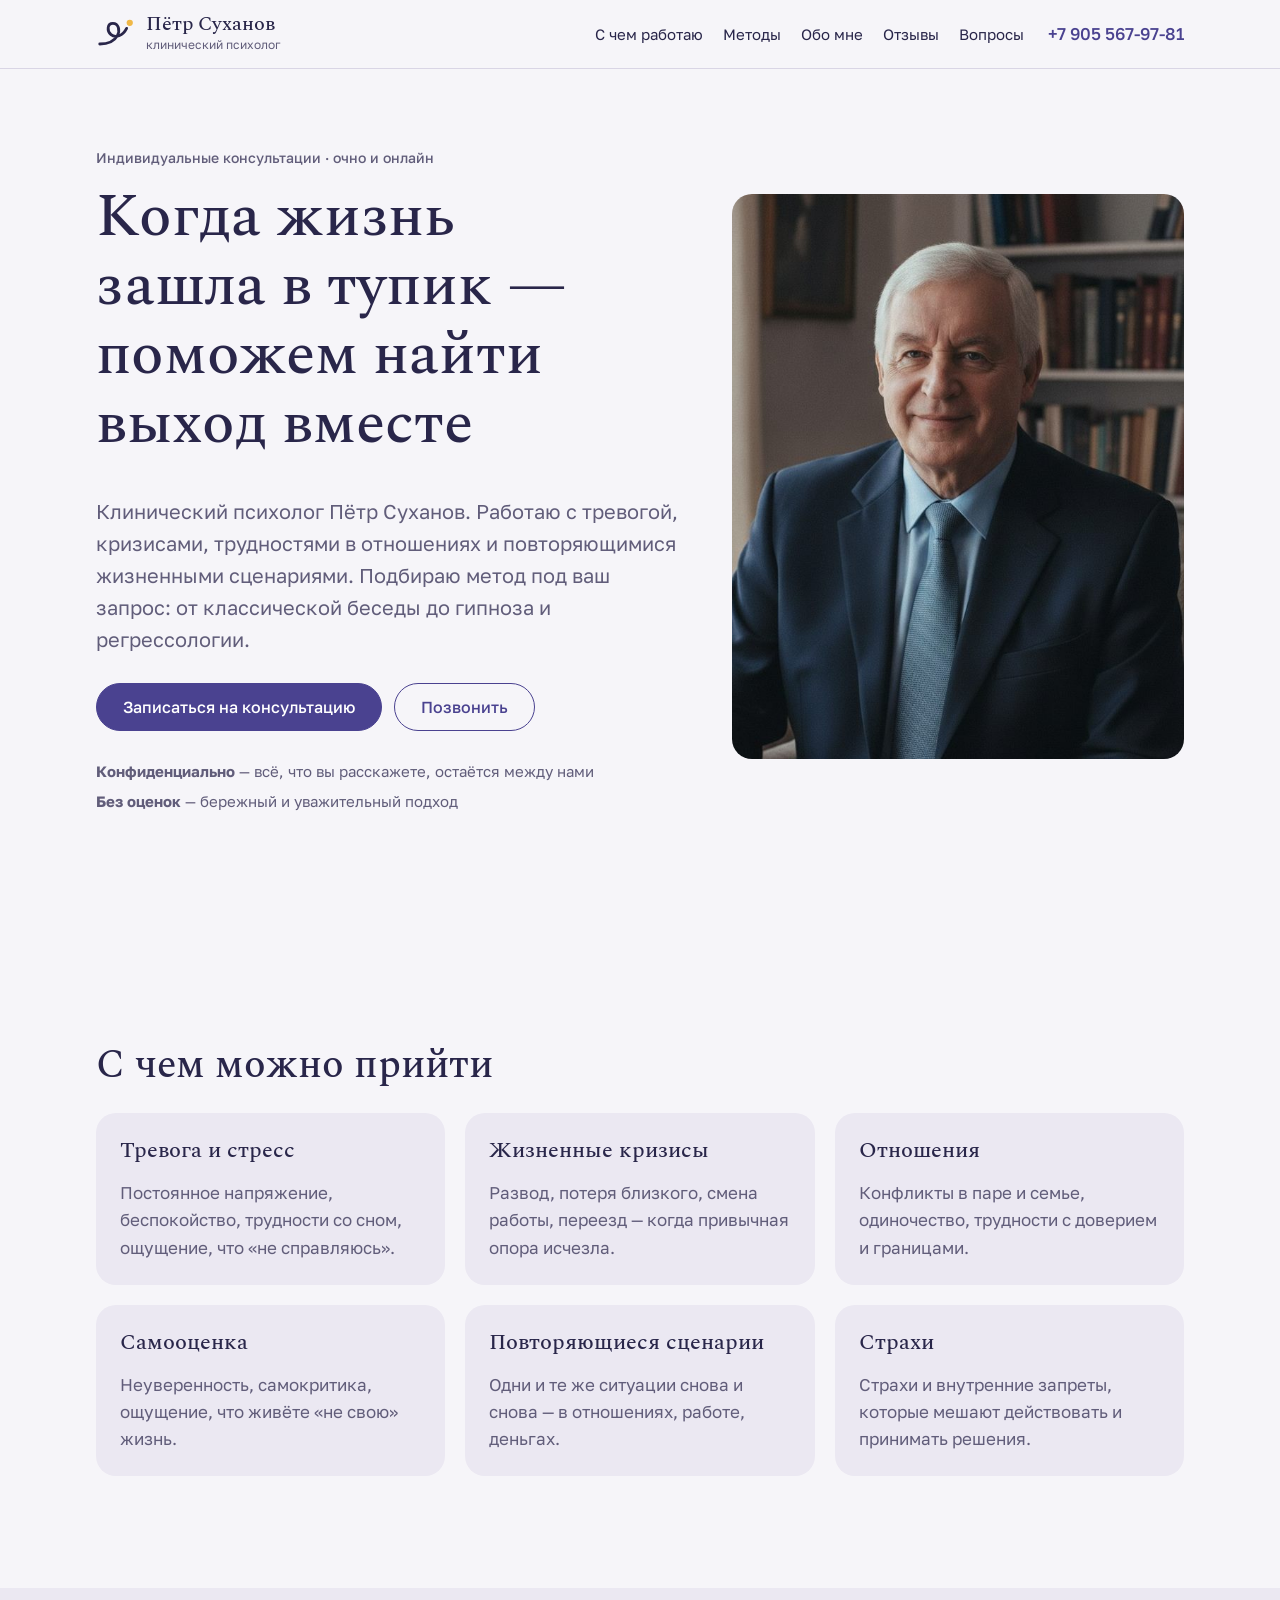
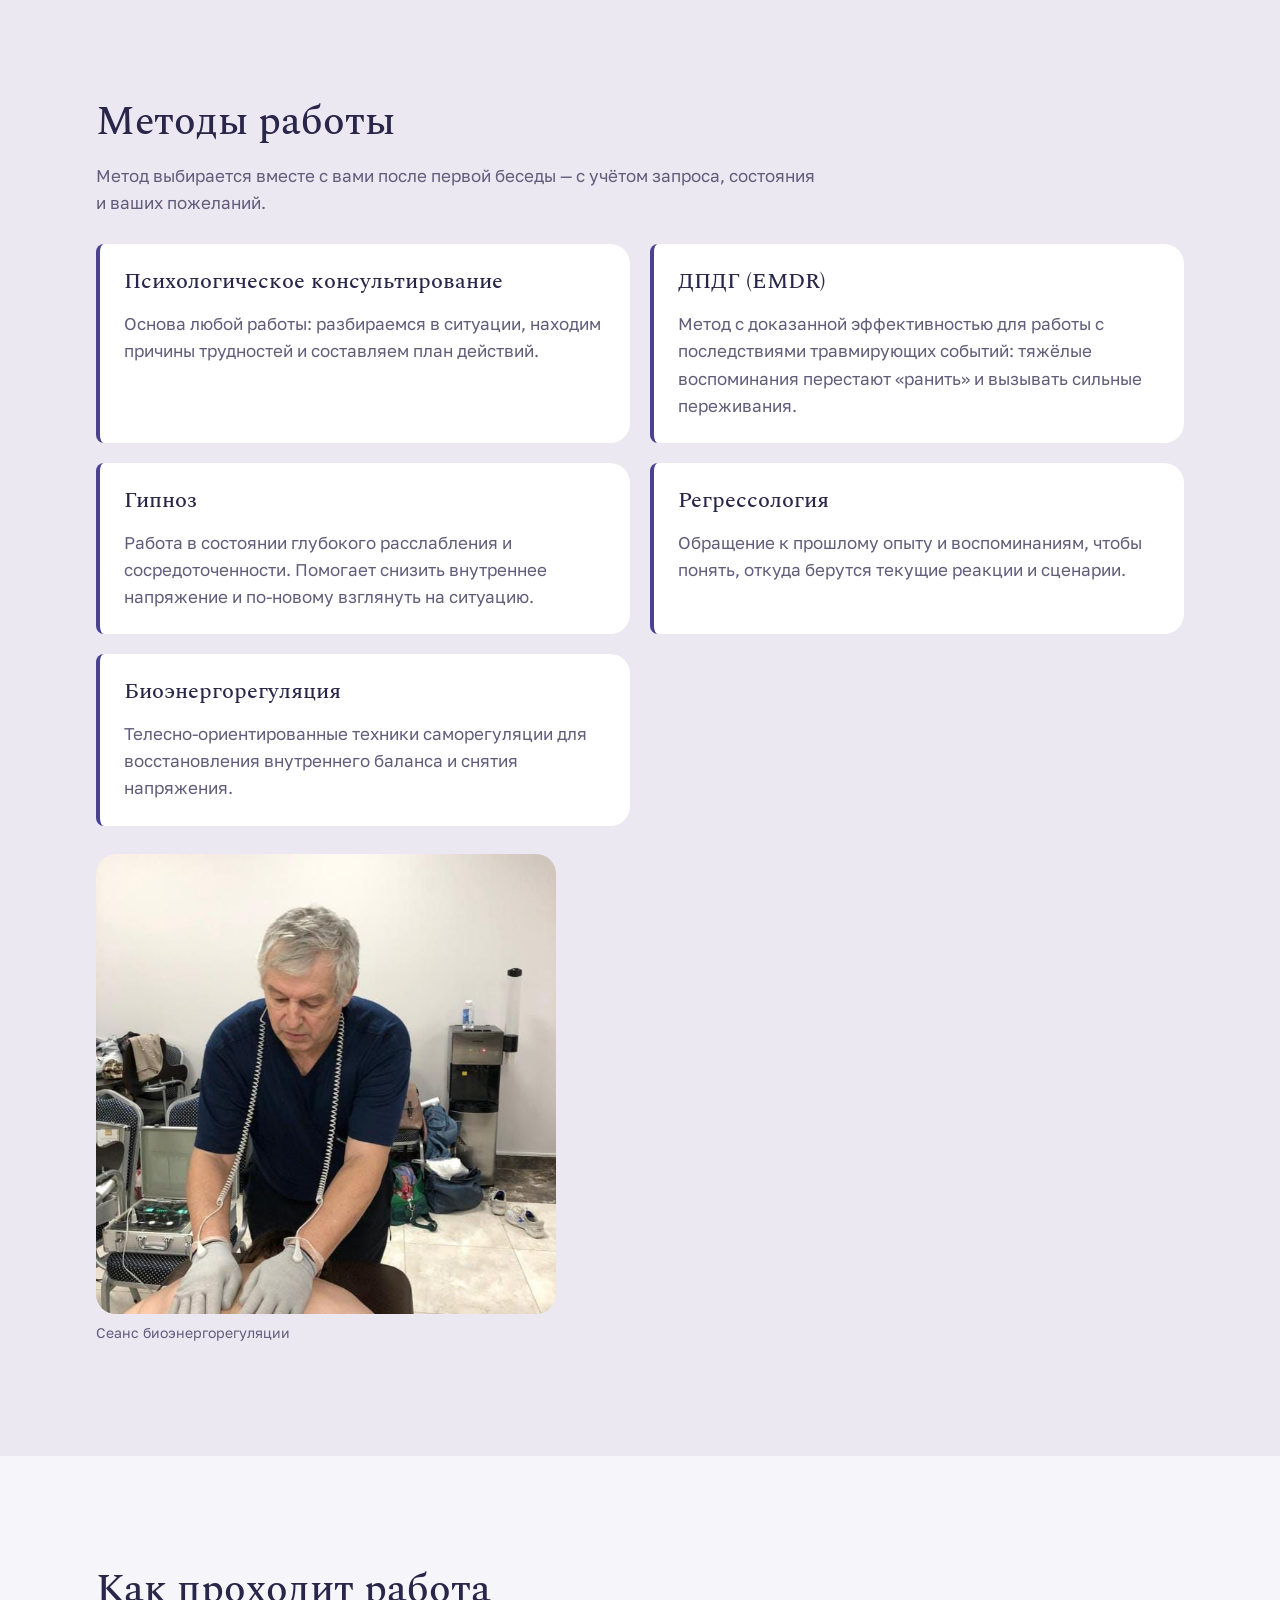
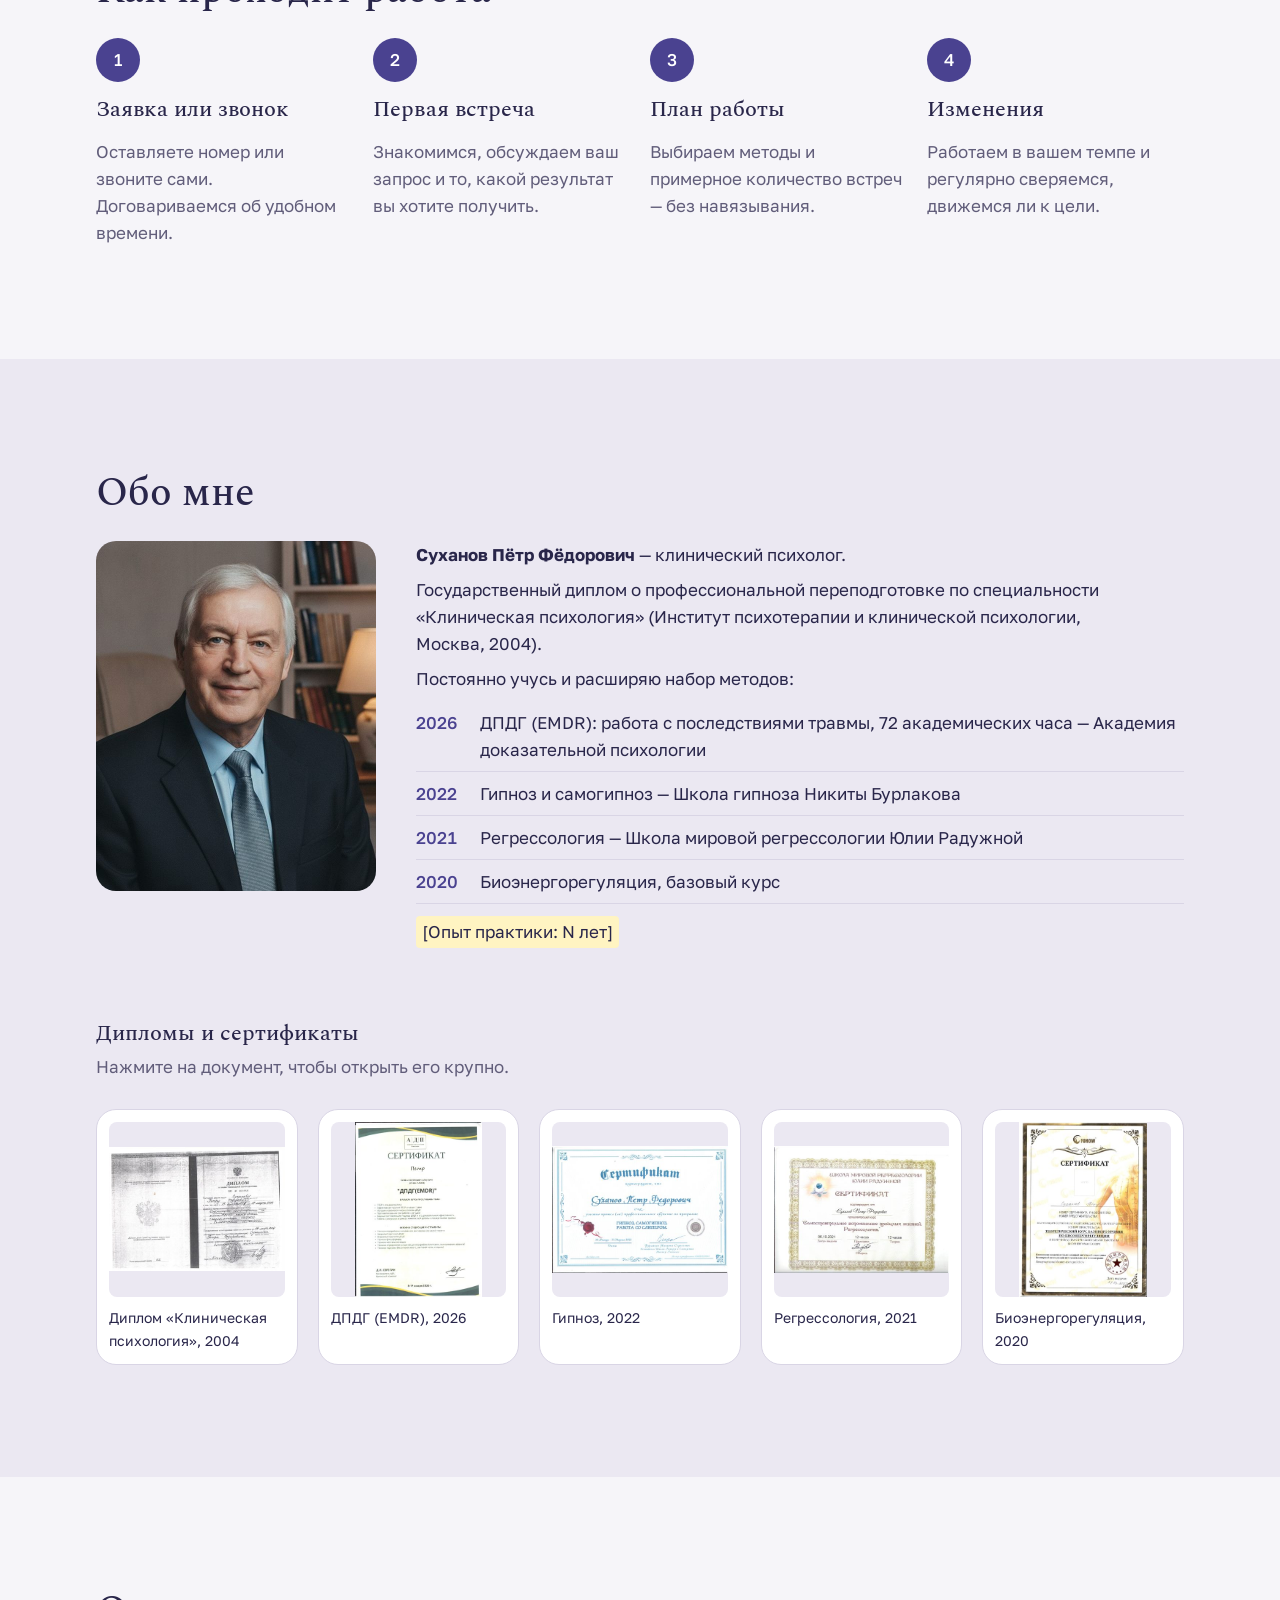
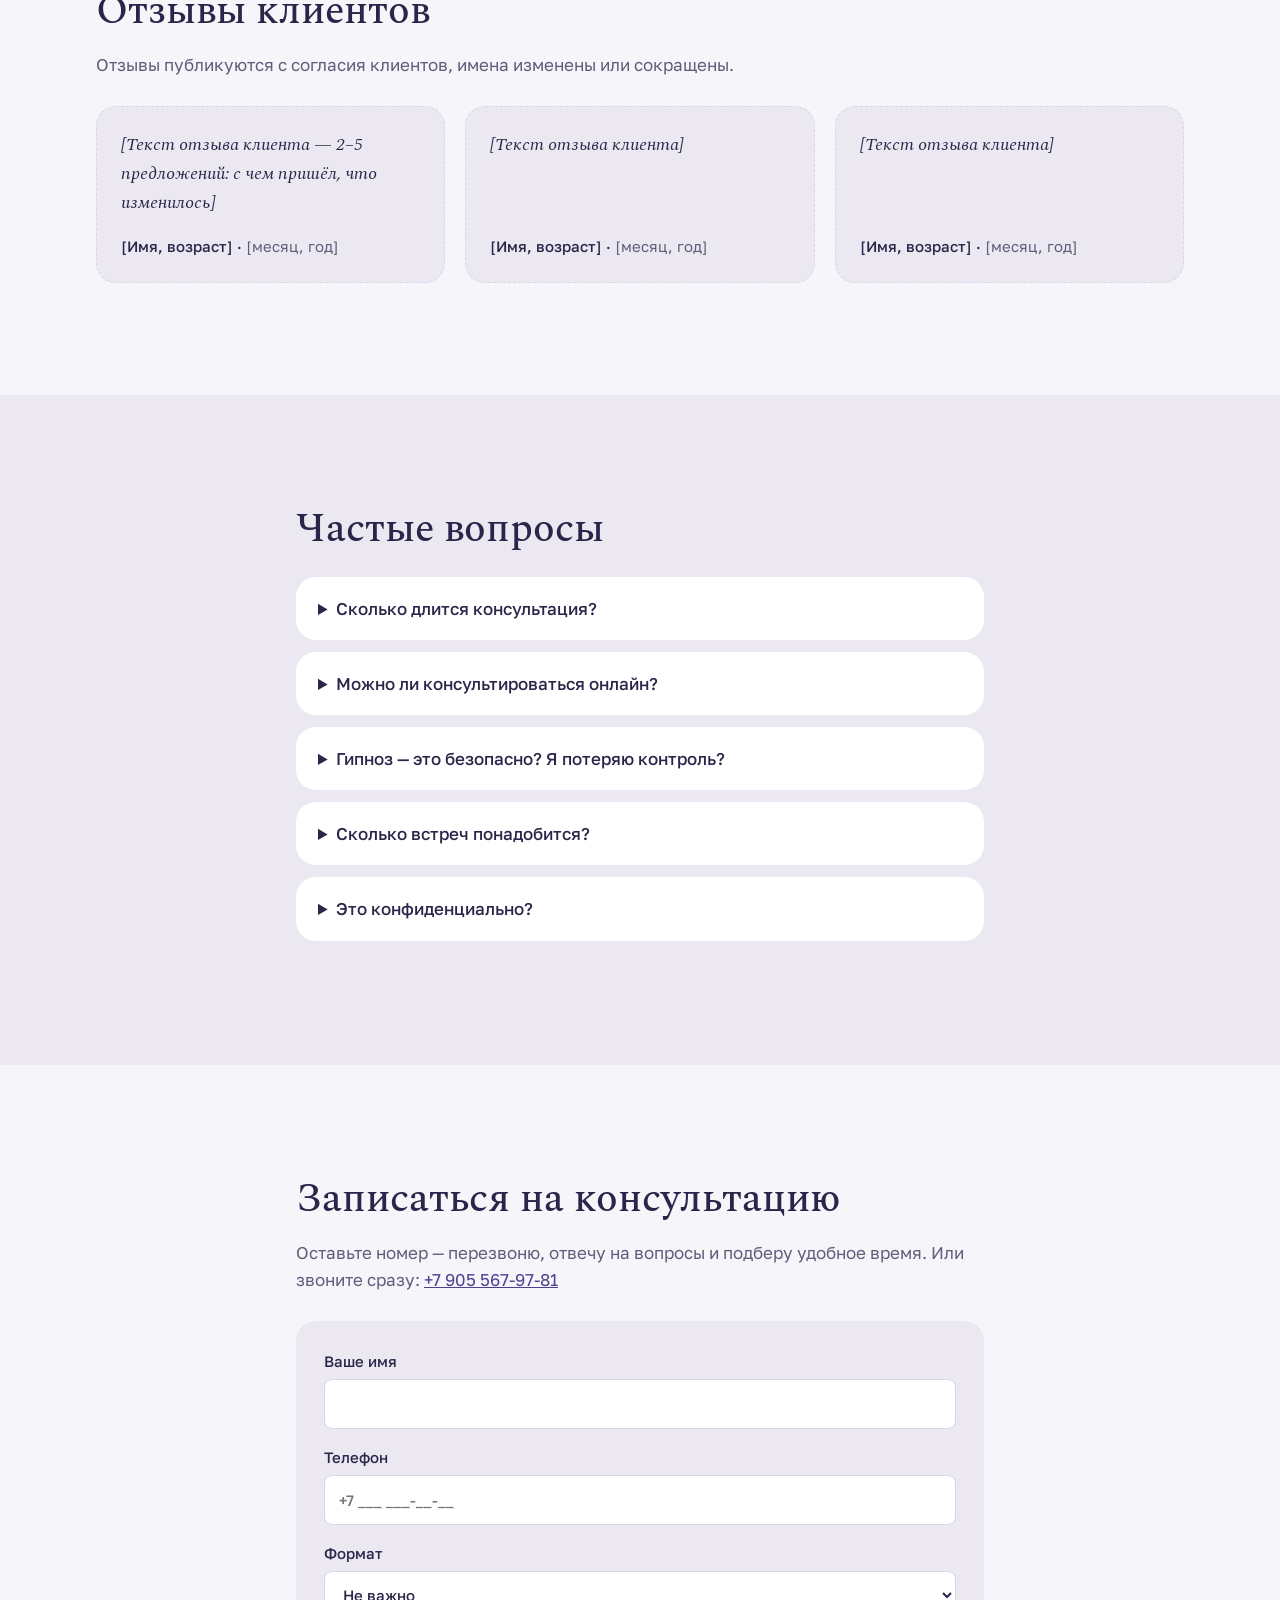
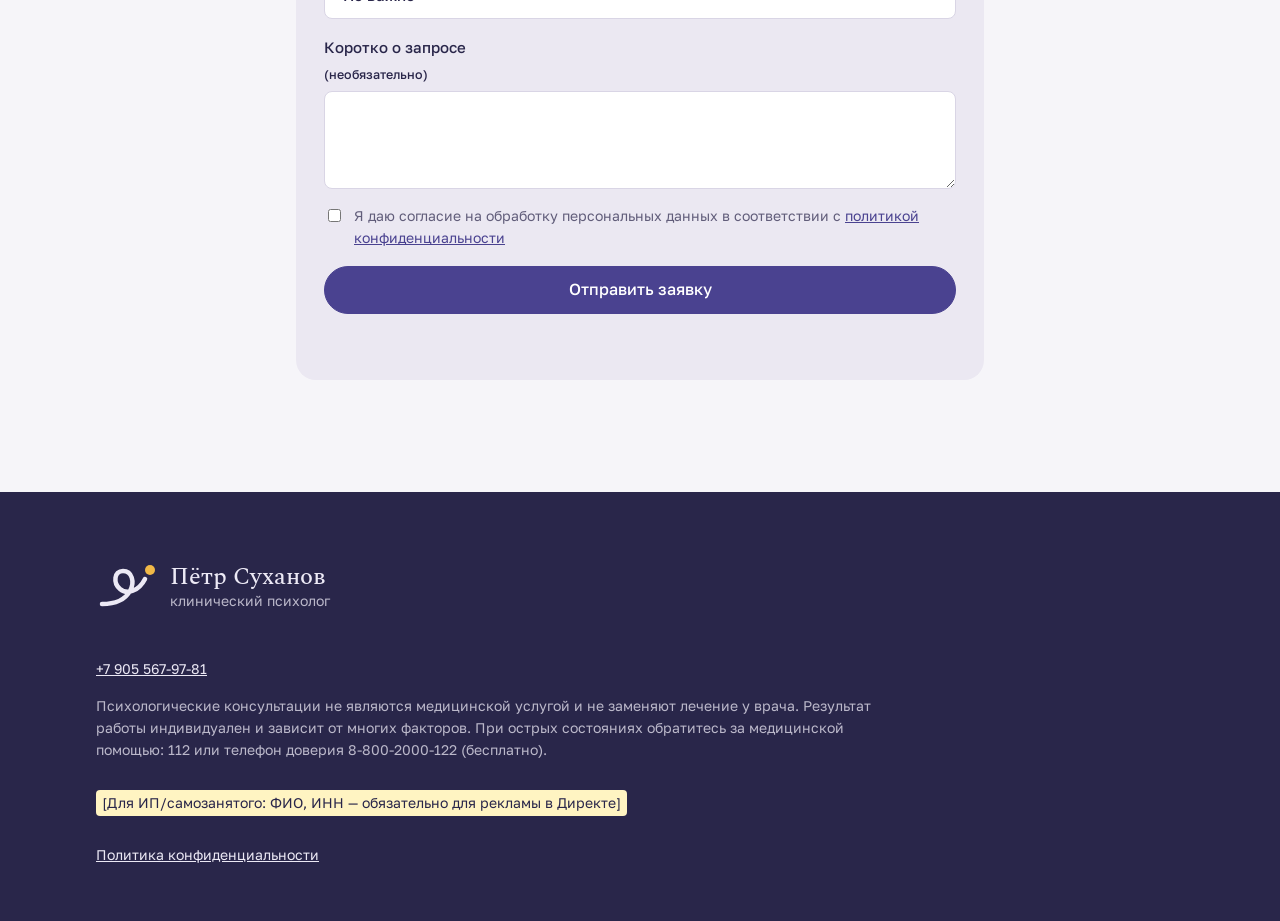
<file: index.html>
<!doctype html>
<html lang="ru">
<head>
  <meta charset="utf-8">
  <meta name="viewport" content="width=device-width, initial-scale=1">
  <title>Клинический психолог Пётр Суханов — консультации по жизненным трудностям</title>
  <meta name="description" content="Консультации клинического психолога Петра Суханова: тревога, кризисы, отношения, самооценка. Гипноз, регрессология, биоэнергорегуляция и другие методы. Запись: +7 905 567-97-81.">
  <link rel="canonical" href="https://ВАШ-ДОМЕН.ru/">

  <!-- Open Graph: как ссылка выглядит в мессенджерах -->
  <meta property="og:type" content="website">
  <meta property="og:title" content="Клинический психолог Пётр Суханов">
  <meta property="og:description" content="Помогаю разобраться в жизненных трудностях. Запись на консультацию: +7 905 567-97-81">
  <meta property="og:image" content="assets/img/og-image.jpg">

  <link rel="preconnect" href="https://fonts.googleapis.com">
  <link rel="preconnect" href="https://fonts.gstatic.com" crossorigin>
  <!-- Бренд: цвета, шрифты, размеры (brand/README.md). Подключается ДО style.css -->
  <link rel="stylesheet" href="brand/tokens.css">
  <link rel="icon" href="brand/logo/favicon.svg" type="image/svg+xml">
  <link rel="stylesheet" href="assets/css/style.css">

  <!-- Настройки сайта. metrikaId — номер счётчика Яндекс.Метрики (см. docs/yandex-direct.md), 0 = выключено -->
  <script>
    window.SITE_CONFIG = {
      metrikaId: 0,
      formEndpoint: 'api/send.php',
      logEndpoint: 'api/log.php',
      logLevel: 'info'
    };
  </script>
  <script type="text/javascript">
    (function(m,e,t,r,i,k,a){m[i]=m[i]||function(){(m[i].a=m[i].a||[]).push(arguments)};
    m[i].l=1*new Date();
    for (var j = 0; j < document.scripts.length; j++) {if (document.scripts[j].src === r) { return; }}
    k=e.createElement(t),a=e.getElementsByTagName(t)[0],k.async=1,k.src=r,a.parentNode.insertBefore(k,a)})
    (window, document, "script", "https://mc.yandex.ru/metrika/tag.js", "ym");
    if (window.SITE_CONFIG.metrikaId) {
      ym(window.SITE_CONFIG.metrikaId, "init", { clickmap: true, trackLinks: true, accurateTrackBounce: true, webvisor: true });
    }
  </script>
</head>
<body>
  <header class="header">
    <div class="container header__inner">
      <a href="#top" class="logo">
        <img src="brand/logo/logo-mark.svg" alt="" width="40" height="40">
        <span><span class="logo__name">Пётр Суханов</span><span class="logo__desc">клинический психолог</span></span>
      </a>
      <nav class="nav" aria-label="Меню">
        <a href="#problems">С чем работаю</a>
        <a href="#methods">Методы</a>
        <a href="#about">Обо мне</a>
        <a href="#reviews">Отзывы</a>
        <a href="#faq">Вопросы</a>
      </nav>
      <a class="header__phone js-phone" href="tel:+79055679781">+7 905 567-97-81</a>
    </div>
  </header>

  <main id="top">
    <!-- 1. Первый экран -->
    <section class="hero">
      <div class="container hero__inner">
        <div class="hero__text">
          <p class="eyebrow">Индивидуальные консультации · очно и онлайн</p>
          <h1>Когда жизнь зашла в тупик — поможем найти выход вместе</h1>
          <p class="lead">Клинический психолог Пётр Суханов. Работаю с тревогой, кризисами, трудностями в отношениях и повторяющимися жизненными сценариями. Подбираю метод под ваш запрос: от классической беседы до гипноза и регрессологии.</p>
          <div class="hero__actions">
            <a href="#signup" class="btn btn--primary">Записаться на консультацию</a>
            <a href="tel:+79055679781" class="btn btn--ghost js-phone">Позвонить</a>
          </div>
          <ul class="hero__facts">
            <li><strong>Конфиденциально</strong> — всё, что вы расскажете, остаётся между нами</li>
            <li><strong>Без оценок</strong> — бережный и уважительный подход</li>
          </ul>
        </div>
        <div class="hero__photo">
          <img src="assets/img/photo-main.jpg" alt="Пётр Суханов, клинический психолог" width="640" height="800"
               onerror="this.parentElement.classList.add('hero__photo--empty'); this.remove();">
          <span class="hero__photo-placeholder">Фото психолога</span>
        </div>
      </div>
    </section>

    <!-- 2. С чем работаю -->
    <section class="section" id="problems">
      <div class="container">
        <h2>С чем можно прийти</h2>
        <div class="grid grid--3">
          <div class="card"><h3>Тревога и стресс</h3><p>Постоянное напряжение, беспокойство, трудности со сном, ощущение, что «не справляюсь».</p></div>
          <div class="card"><h3>Жизненные кризисы</h3><p>Развод, потеря близкого, смена работы, переезд — когда привычная опора исчезла.</p></div>
          <div class="card"><h3>Отношения</h3><p>Конфликты в паре и семье, одиночество, трудности с доверием и границами.</p></div>
          <div class="card"><h3>Самооценка</h3><p>Неуверенность, самокритика, ощущение, что живёте «не свою» жизнь.</p></div>
          <div class="card"><h3>Повторяющиеся сценарии</h3><p>Одни и те же ситуации снова и снова — в отношениях, работе, деньгах.</p></div>
          <div class="card"><h3>Страхи</h3><p>Страхи и внутренние запреты, которые мешают действовать и принимать решения.</p></div>
        </div>
      </div>
    </section>

    <!-- 3. Методы -->
    <section class="section section--tinted" id="methods">
      <div class="container">
        <h2>Методы работы</h2>
        <p class="section__intro">Метод выбирается вместе с вами после первой беседы — с учётом запроса, состояния и ваших пожеланий.</p>
        <div class="grid grid--2">
          <div class="method"><h3>Психологическое консультирование</h3><p>Основа любой работы: разбираемся в ситуации, находим причины трудностей и составляем план действий.</p></div>
          <div class="method"><h3>ДПДГ (EMDR)</h3><p>Метод с доказанной эффективностью для работы с последствиями травмирующих событий: тяжёлые воспоминания перестают «ранить» и вызывать сильные переживания.</p></div>
          <div class="method"><h3>Гипноз</h3><p>Работа в состоянии глубокого расслабления и сосредоточенности. Помогает снизить внутреннее напряжение и по-новому взглянуть на ситуацию.</p></div>
          <div class="method"><h3>Регрессология</h3><p>Обращение к прошлому опыту и воспоминаниям, чтобы понять, откуда берутся текущие реакции и сценарии.</p></div>
          <div class="method"><h3>Биоэнергорегуляция</h3><p>Телесно-ориентированные техники саморегуляции для восстановления внутреннего баланса и снятия напряжения.</p></div>
        </div>
        <!-- Фото публикуется с согласия клиента, который на нём изображён -->
        <figure class="photo-note">
          <img src="assets/img/session-bioenergy.jpg" alt="Пётр Суханов проводит сеанс биоэнергорегуляции" width="640" height="640" loading="lazy">
          <figcaption>Сеанс биоэнергорегуляции</figcaption>
        </figure>
      </div>
    </section>

    <!-- 4. Как проходит консультация -->
    <section class="section" id="steps">
      <div class="container">
        <h2>Как проходит работа</h2>
        <ol class="steps">
          <li><h3>Заявка или звонок</h3><p>Оставляете номер или звоните сами. Договариваемся об удобном времени.</p></li>
          <li><h3>Первая встреча</h3><p>Знакомимся, обсуждаем ваш запрос и то, какой результат вы хотите получить.</p></li>
          <li><h3>План работы</h3><p>Выбираем методы и примерное количество встреч — без навязывания.</p></li>
          <li><h3>Изменения</h3><p>Работаем в вашем темпе и регулярно сверяемся, движемся ли к цели.</p></li>
        </ol>
      </div>
    </section>

    <!-- 5. Обо мне + сертификаты -->
    <section class="section section--tinted" id="about">
      <div class="container">
        <h2>Обо мне</h2>
        <div class="about">
          <img class="about__photo" src="assets/img/about-portrait.jpg" alt="Пётр Фёдорович Суханов" width="560" height="700" loading="lazy">
          <div class="about__text">
            <p><strong>Суханов Пётр Фёдорович</strong> — клинический психолог.</p>
            <p>Государственный диплом о профессиональной переподготовке по специальности «Клиническая психология» (Институт психотерапии и клинической психологии, Москва, 2004).</p>
            <p>Постоянно учусь и расширяю набор методов:</p>
            <ul class="timeline">
              <li><span>2026</span> ДПДГ (EMDR): работа с последствиями травмы, 72 академических часа — Академия доказательной психологии</li>
              <li><span>2022</span> Гипноз и самогипноз — Школа гипноза Никиты Бурлакова</li>
              <li><span>2021</span> Регрессология — Школа мировой регрессологии Юлии Радужной</li>
              <li><span>2020</span> Биоэнергорегуляция, базовый курс</li>
            </ul>
            <!-- ЗАПОЛНИТЬ при желании: опыт практики в годах (только если это правда) -->
            <p class="todo">[Опыт практики: N лет]</p>
          </div>
        </div>

        <h3 class="subhead">Дипломы и сертификаты</h3>
        <p class="section__intro">Нажмите на документ, чтобы открыть его крупно.</p>
        <!-- Сертификаты: href — крупная версия, src — миниатюра (-thumb). Файлы в assets/img/certificates/ -->
        <div class="certs" id="certificates">
          <a class="cert" href="assets/img/certificates/cert-diploma.jpg"><img src="assets/img/certificates/cert-diploma-thumb.jpg" alt="Диплом о профессиональной переподготовке «Клиническая психология», 2004" loading="lazy"><span>Диплом «Клиническая психология», 2004</span></a>
          <a class="cert" href="assets/img/certificates/cert-emdr.jpg"><img src="assets/img/certificates/cert-emdr-thumb.jpg" alt="Сертификат ДПДГ (EMDR), 2026" loading="lazy"><span>ДПДГ (EMDR), 2026</span></a>
          <a class="cert" href="assets/img/certificates/cert-hypnosis.jpg"><img src="assets/img/certificates/cert-hypnosis-thumb.jpg" alt="Сертификат «Гипноз. Самогипноз», 2022" loading="lazy"><span>Гипноз, 2022</span></a>
          <a class="cert" href="assets/img/certificates/cert-regression.jpg"><img src="assets/img/certificates/cert-regression-thumb.jpg" alt="Сертификат «Регрессология», 2021" loading="lazy"><span>Регрессология, 2021</span></a>
          <a class="cert" href="assets/img/certificates/cert-bioenergy.jpg"><img src="assets/img/certificates/cert-bioenergy-thumb.jpg" alt="Сертификат «Биоэнергорегуляция», 2020" loading="lazy"><span>Биоэнергорегуляция, 2020</span></a>
          <!-- Скрыт до решения владельца (см. пояснения в чате): Школа Михаила Агеева, 2025
          <a class="cert" href="assets/img/certificates/cert-ageev.jpg"><img src="assets/img/certificates/cert-ageev-thumb.jpg" alt="Сертификат Школы Михаила Агеева, 2025" loading="lazy"><span>Школа Михаила Агеева, 2025</span></a>
          -->
        </div>
      </div>
    </section>

    <!-- 6. Отзывы -->
    <section class="section" id="reviews">
      <div class="container">
        <h2>Отзывы клиентов</h2>
        <p class="section__intro">Отзывы публикуются с согласия клиентов, имена изменены или сокращены.</p>
        <!--
          ВАЖНО: сюда вставляются только НАСТОЯЩИЕ отзывы, на публикацию которых клиент дал согласие.
          Выдуманные отзывы запрещены законом о рекламе (38-ФЗ) и могут стать причиной отклонения в Яндекс Директе.
          Скопируйте блок <figure class="review"> для каждого отзыва.
        -->
        <div class="grid grid--3 reviews">
          <figure class="review review--template">
            <blockquote>[Текст отзыва клиента — 2–5 предложений: с чем пришёл, что изменилось]</blockquote>
            <figcaption>[Имя, возраст] · <span>[месяц, год]</span></figcaption>
          </figure>
          <figure class="review review--template">
            <blockquote>[Текст отзыва клиента]</blockquote>
            <figcaption>[Имя, возраст] · <span>[месяц, год]</span></figcaption>
          </figure>
          <figure class="review review--template">
            <blockquote>[Текст отзыва клиента]</blockquote>
            <figcaption>[Имя, возраст] · <span>[месяц, год]</span></figcaption>
          </figure>
        </div>
      </div>
    </section>

    <!-- 7. FAQ -->
    <section class="section section--tinted" id="faq">
      <div class="container container--narrow">
        <h2>Частые вопросы</h2>
        <details><summary>Сколько длится консультация?</summary><p class="todo">[Например: 60 минут. Стоимость — N ₽.]</p></details>
        <details><summary>Можно ли консультироваться онлайн?</summary><p>Да, консультации проводятся и онлайн, по видеосвязи. Формат выбираете вы.</p></details>
        <details><summary>Гипноз — это безопасно? Я потеряю контроль?</summary><p>Нет, во время гипноза вы остаётесь в сознании, слышите голос психолога и можете прервать процесс в любой момент. Перед работой психолог уточняет ваше состояние и противопоказания.</p></details>
        <details><summary>Сколько встреч понадобится?</summary><p>Зависит от запроса. На первой встрече обсудим примерный план. Иногда достаточно 1–3 встреч, в других случаях работа занимает больше времени.</p></details>
        <details><summary>Это конфиденциально?</summary><p>Да. Содержание встреч не разглашается. Ваши контактные данные используются только для записи.</p></details>
      </div>
    </section>

    <!-- 8. Форма записи -->
    <section class="section signup" id="signup">
      <div class="container container--narrow">
        <h2>Записаться на консультацию</h2>
        <p class="section__intro">Оставьте номер — перезвоню, отвечу на вопросы и подберу удобное время. Или звоните сразу: <a href="tel:+79055679781" class="js-phone">+7 905 567-97-81</a></p>

        <form class="form" id="signup-form" novalidate>
          <label>Ваше имя
            <input type="text" name="name" autocomplete="name" required maxlength="80">
          </label>
          <label>Телефон
            <input type="tel" name="phone" autocomplete="tel" required placeholder="+7 ___ ___-__-__" maxlength="20">
          </label>
          <label>Формат
            <select name="format">
              <option value="Не важно">Не важно</option>
              <option value="Очно">Очно</option>
              <option value="Онлайн">Онлайн</option>
            </select>
          </label>
          <label>Коротко о запросе <small>(необязательно)</small>
            <textarea name="message" rows="3" maxlength="1000"></textarea>
          </label>

          <!-- Защита от спам-ботов: поле скрыто от людей, боты его заполняют -->
          <input type="text" name="website" class="hp" tabindex="-1" autocomplete="off" aria-hidden="true">

          <label class="consent">
            <input type="checkbox" name="consent" required>
            <span>Я даю согласие на обработку персональных данных в соответствии с <a href="privacy.html" target="_blank">политикой конфиденциальности</a></span>
          </label>

          <button type="submit" class="btn btn--primary btn--wide">Отправить заявку</button>
          <p class="form__status" role="status" aria-live="polite"></p>
        </form>
      </div>
    </section>
  </main>

  <footer class="footer">
    <div class="container">
      <a href="#top" class="logo">
        <img src="brand/logo/logo-mark-inverse.svg" alt="" width="64" height="64" loading="lazy">
        <span><span class="logo__name">Пётр Суханов</span><span class="logo__desc">клинический психолог</span></span>
      </a>
      <p><a href="tel:+79055679781" class="js-phone">+7 905 567-97-81</a></p>
      <p class="disclaimer">Психологические консультации не являются медицинской услугой и не заменяют лечение у врача. Результат работы индивидуален и зависит от многих факторов. При острых состояниях обратитесь за медицинской помощью: 112 или телефон доверия 8-800-2000-122 (бесплатно).</p>
      <p class="todo">[Для ИП/самозанятого: ФИО, ИНН — обязательно для рекламы в Директе]</p>
      <p><a href="privacy.html">Политика конфиденциальности</a></p>
    </div>
  </footer>

  <!-- Плавающая кнопка звонка на телефонах -->
  <a href="tel:+79055679781" class="call-fab js-phone" aria-label="Позвонить">📞</a>

  <!-- Просмотр сертификатов -->
  <dialog class="lightbox" id="lightbox"><img alt=""><button type="button" aria-label="Закрыть">×</button></dialog>

  <script src="assets/js/logger.js"></script>
  <script src="assets/js/main.js"></script>
</body>
</html>
</file>
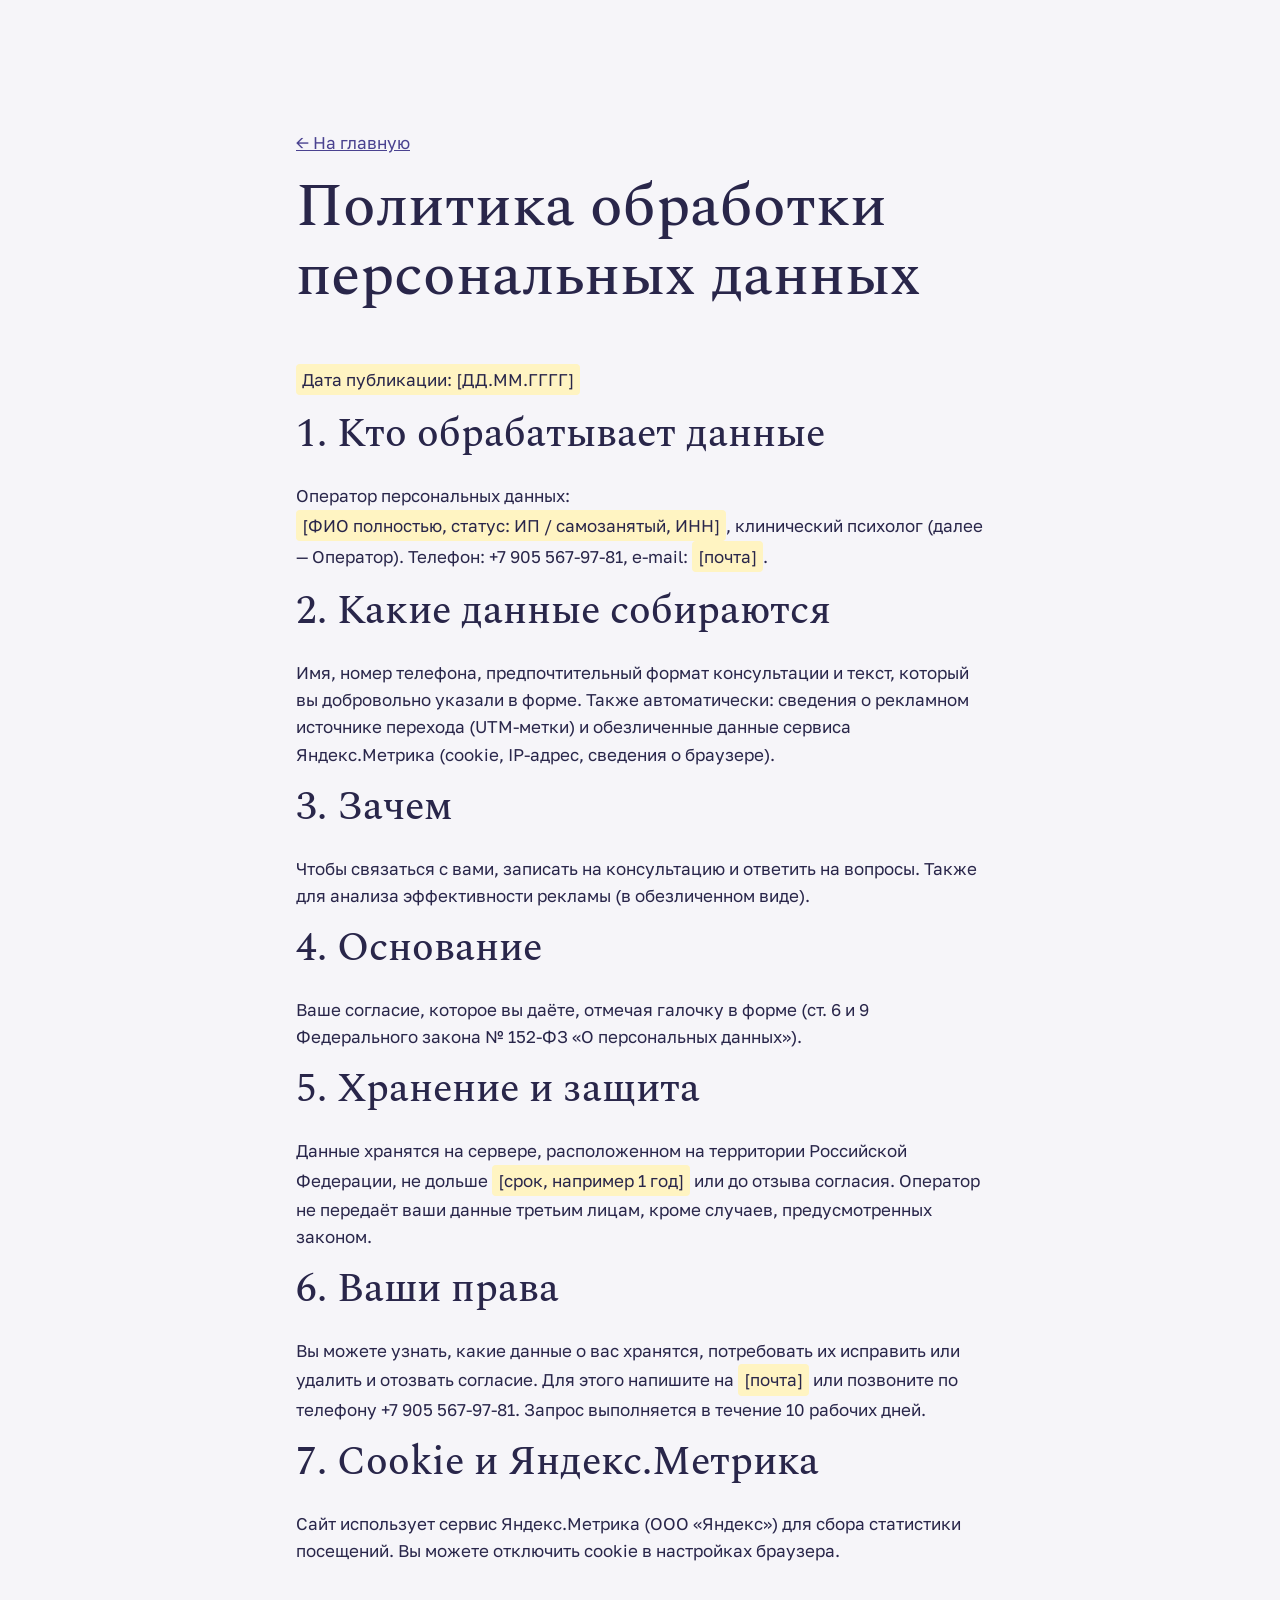
<file: privacy.html>
<!doctype html>
<html lang="ru">
<head>
  <meta charset="utf-8">
  <meta name="viewport" content="width=device-width, initial-scale=1">
  <title>Политика конфиденциальности — Пётр Суханов</title>
  <meta name="robots" content="noindex">
  <link rel="stylesheet" href="brand/tokens.css">
  <link rel="icon" href="brand/logo/favicon.svg" type="image/svg+xml">
  <link rel="stylesheet" href="assets/css/style.css">
</head>
<body>
  <main class="section">
    <div class="container container--narrow">
      <p><a href="index.html">← На главную</a></p>
      <h1>Политика обработки персональных данных</h1>
      <!--
        ШАБЛОН. Перед публикацией заполните поля в [скобках] и покажите юристу.
        Обязательно: уведомить Роскомнадзор о начале обработки ПДн (pd.rkn.gov.ru), это бесплатно.
      -->
      <p class="todo">Дата публикации: [ДД.ММ.ГГГГ]</p>

      <h2>1. Кто обрабатывает данные</h2>
      <p>Оператор персональных данных: <span class="todo">[ФИО полностью, статус: ИП / самозанятый, ИНН]</span>, клинический психолог (далее — Оператор). Телефон: +7 905 567-97-81, e-mail: <span class="todo">[почта]</span>.</p>

      <h2>2. Какие данные собираются</h2>
      <p>Имя, номер телефона, предпочтительный формат консультации и текст, который вы добровольно указали в форме. Также автоматически: сведения о рекламном источнике перехода (UTM-метки) и обезличенные данные сервиса Яндекс.Метрика (cookie, IP-адрес, сведения о браузере).</p>

      <h2>3. Зачем</h2>
      <p>Чтобы связаться с вами, записать на консультацию и ответить на вопросы. Также для анализа эффективности рекламы (в обезличенном виде).</p>

      <h2>4. Основание</h2>
      <p>Ваше согласие, которое вы даёте, отмечая галочку в форме (ст. 6 и 9 Федерального закона № 152-ФЗ «О персональных данных»).</p>

      <h2>5. Хранение и защита</h2>
      <p>Данные хранятся на сервере, расположенном на территории Российской Федерации, не дольше <span class="todo">[срок, например 1 год]</span> или до отзыва согласия. Оператор не передаёт ваши данные третьим лицам, кроме случаев, предусмотренных законом.</p>

      <h2>6. Ваши права</h2>
      <p>Вы можете узнать, какие данные о вас хранятся, потребовать их исправить или удалить и отозвать согласие. Для этого напишите на <span class="todo">[почта]</span> или позвоните по телефону +7 905 567-97-81. Запрос выполняется в течение 10 рабочих дней.</p>

      <h2>7. Cookie и Яндекс.Метрика</h2>
      <p>Сайт использует сервис Яндекс.Метрика (ООО «Яндекс») для сбора статистики посещений. Вы можете отключить cookie в настройках браузера.</p>
    </div>
  </main>
</body>
</html>
</file>
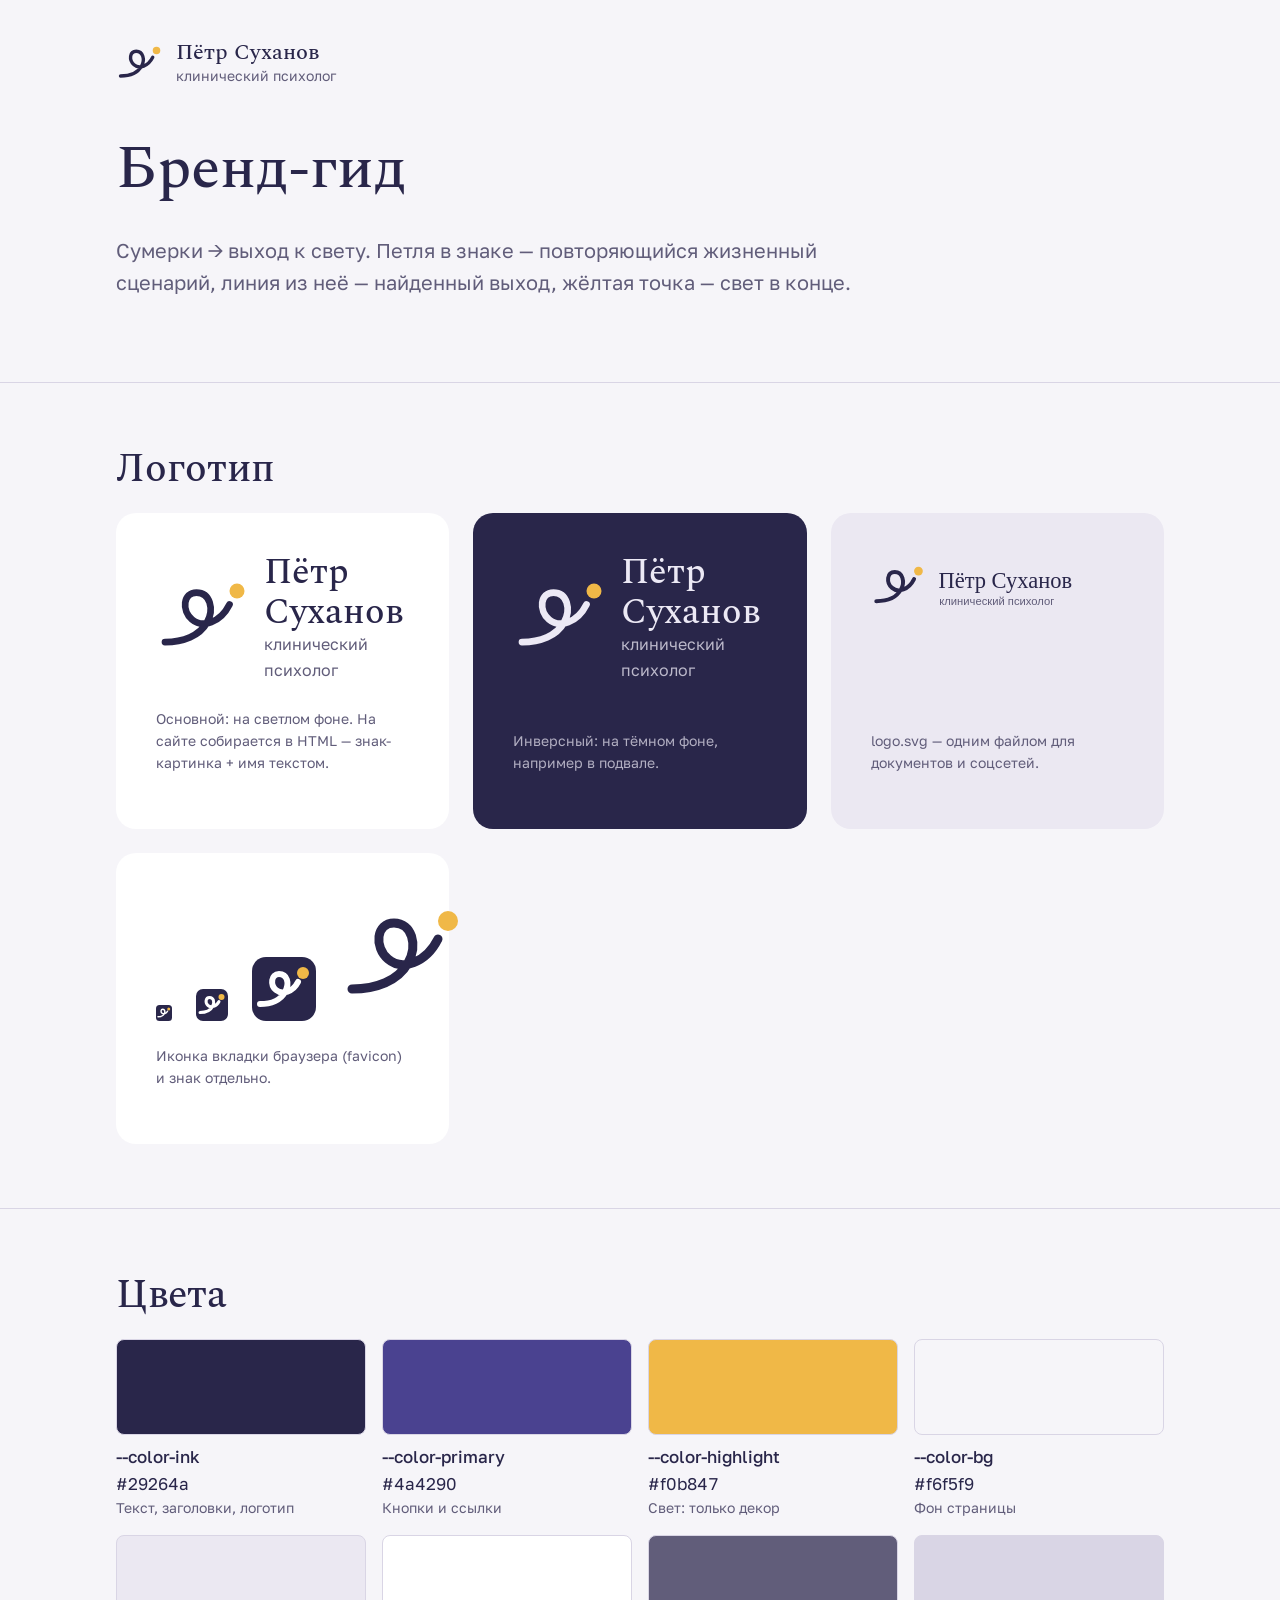
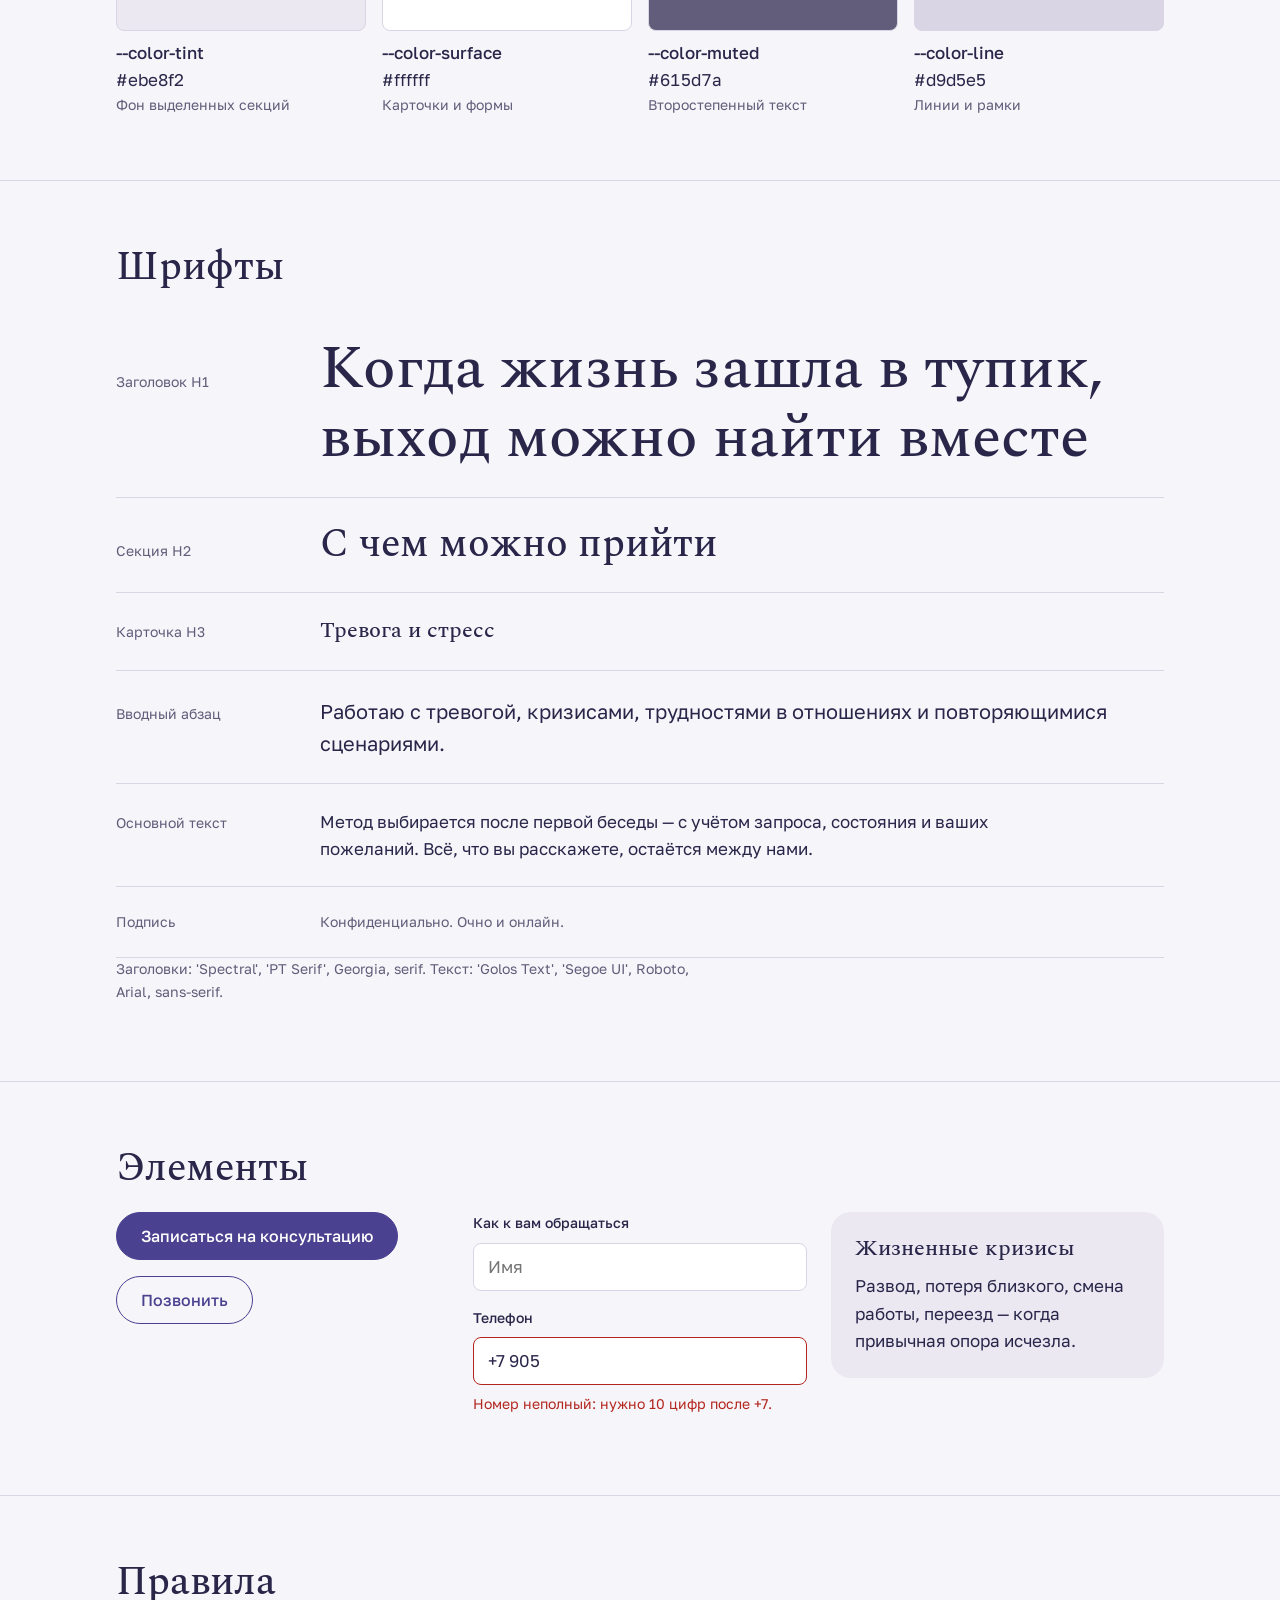
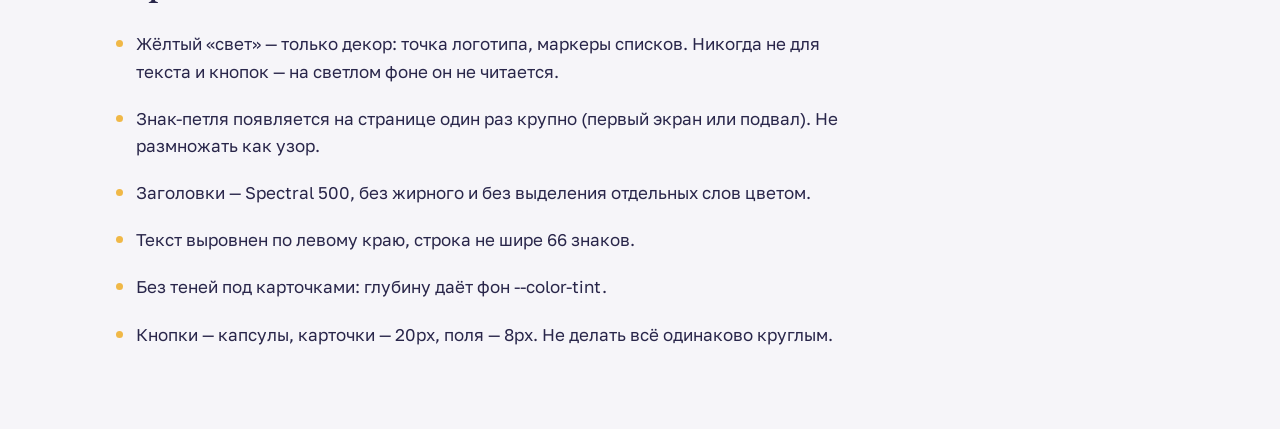
<file: brand/preview.html>
<!doctype html>
<html lang="ru">
<head>
  <meta charset="utf-8">
  <meta name="viewport" content="width=device-width, initial-scale=1">
  <title>Бренд-гид</title>
  <meta name="robots" content="noindex">
  <link rel="icon" href="logo/favicon.svg" type="image/svg+xml">
  <link rel="stylesheet" href="tokens.css">

  <!-- ЕДИНСТВЕННОЕ, ЧТО МЕНЯЕТСЯ ПОД КЛИЕНТА НА ЭТОЙ СТРАНИЦЕ.
       Цвета и шрифты страница берёт сама из tokens.css. -->
  <script>
    window.BRAND = {
      name: 'Пётр Суханов',
      descriptor: 'клинический психолог',
      idea: 'Сумерки → выход к свету. Петля в знаке — повторяющийся жизненный сценарий, линия из неё — найденный выход, жёлтая точка — свет в конце.',
      headline: 'Когда жизнь зашла в тупик, выход можно найти вместе',
      lead: 'Работаю с тревогой, кризисами, трудностями в отношениях и повторяющимися сценариями.',
      body: 'Метод выбирается после первой беседы — с учётом запроса, состояния и ваших пожеланий. Всё, что вы расскажете, остаётся между нами.',
      cta: 'Записаться на консультацию',
      rules: [
        'Жёлтый «свет» — только декор: точка логотипа, маркеры списков. Никогда не для текста и кнопок — на светлом фоне он не читается.',
        'Знак-петля появляется на странице один раз крупно (первый экран или подвал). Не размножать как узор.',
        'Заголовки — Spectral 500, без жирного и без выделения отдельных слов цветом.',
        'Текст выровнен по левому краю, строка не шире 66 знаков.',
        'Без теней под карточками: глубину даёт фон --color-tint.',
        'Кнопки — капсулы, карточки — 20px, поля — 8px. Не делать всё одинаково круглым.'
      ]
    };

    // Какие цвета показывать и зачем они нужны
    window.SWATCHES = [
      ['--color-ink', 'Текст, заголовки, логотип'],
      ['--color-primary', 'Кнопки и ссылки'],
      ['--color-highlight', 'Свет: только декор'],
      ['--color-bg', 'Фон страницы'],
      ['--color-tint', 'Фон выделенных секций'],
      ['--color-surface', 'Карточки и формы'],
      ['--color-muted', 'Второстепенный текст'],
      ['--color-line', 'Линии и рамки']
    ];
  </script>

  <style>
    *, *::before, *::after { box-sizing: border-box; }
    body {
      margin: 0; background: var(--color-bg); color: var(--color-ink);
      font: 400 var(--fs-body)/var(--lh-body) var(--font-body);
    }
    h1, h2, h3 { font-family: var(--font-head); font-weight: var(--fw-head); line-height: var(--lh-head); margin: 0 0 .5em; }
    p { margin: 0 0 1em; max-width: var(--measure); }
    a { color: var(--color-primary); }
    :focus-visible { outline: none; box-shadow: var(--focus-ring); }

    .wrap { max-width: 1080px; margin: 0 auto; padding: 0 16px; }
    .block { padding: var(--space-6) 0; border-top: 1px solid var(--color-line); }
    .block > .wrap > h2 { font-size: var(--fs-h2); }
    .note { color: var(--color-muted); font-size: var(--fs-small); }

    /* Шапка гида */
    .top { padding: var(--space-5) 0 var(--space-6); }
    .top h1 { font-size: var(--fs-h1); max-width: 14ch; margin-top: var(--space-5); }
    .top .idea { font-size: var(--fs-lead); color: var(--color-muted); }

    /* Логотип, собранный в HTML: знак + имя (так на сайте и ставить) */
    .lockup { display: inline-flex; align-items: center; gap: 12px; text-decoration: none; color: inherit; }
    .lockup img { width: 48px; height: 48px; }
    .lockup__name { font-family: var(--font-head); font-weight: 500; font-size: 1.375rem; line-height: 1.1; display: block; }
    .lockup__desc { font-size: var(--fs-small); color: var(--color-muted); display: block; }
    .lockup--big img { width: 96px; height: 96px; }
    .lockup--big .lockup__name { font-size: 2.25rem; }
    .lockup--big .lockup__desc { font-size: 1rem; }
    .on-dark .lockup__desc { color: var(--color-inverse-text); opacity: .75; }

    .logo-grid { display: grid; grid-template-columns: repeat(auto-fit, minmax(300px, 1fr)); gap: var(--space-4); }
    .stage { border-radius: var(--radius-m); padding: var(--space-5); min-height: 220px; display: flex; flex-direction: column; justify-content: space-between; gap: var(--space-4); }
    .stage--light { background: var(--color-surface); }
    .stage--dark  { background: var(--color-inverse-bg); color: var(--color-inverse-text); }
    .stage--dark .note { color: inherit; opacity: .7; }
    .stage--tint { background: var(--color-tint); }
    .sizes { display: flex; align-items: end; gap: var(--space-4); }
    .sizes img { display: block; }

    /* Цвета */
    .swatches { display: grid; grid-template-columns: repeat(auto-fill, minmax(200px, 1fr)); gap: var(--space-3); list-style: none; padding: 0; margin: 0; }
    .swatch__chip { height: 96px; border-radius: var(--radius-s); border: 1px solid var(--color-line); }
    .swatch__name { font-weight: 500; margin-top: var(--space-2); }
    .swatch__hex { font-variant-numeric: tabular-nums; }
    .swatch__role { color: var(--color-muted); font-size: var(--fs-small); }

    /* Типографика */
    .type-row { display: grid; grid-template-columns: 180px 1fr; gap: var(--space-4); padding: var(--space-4) 0; border-bottom: 1px solid var(--color-line); align-items: baseline; }
    .type-row:last-child { border-bottom: 0; }
    .t-h1 { font-family: var(--font-head); font-weight: var(--fw-head); font-size: var(--fs-h1); line-height: var(--lh-head); }
    .t-h2 { font-family: var(--font-head); font-weight: var(--fw-head); font-size: var(--fs-h2); line-height: var(--lh-head); }
    .t-h3 { font-family: var(--font-head); font-weight: var(--fw-head); font-size: var(--fs-h3); line-height: 1.3; }
    .t-lead { font-size: var(--fs-lead); }
    .t-small { font-size: var(--fs-small); color: var(--color-muted); }
    .type-row p, .type-row div { margin: 0; }

    /* Элементы */
    .elements { display: grid; grid-template-columns: repeat(auto-fit, minmax(300px, 1fr)); gap: var(--space-4); align-items: start; }
    .btn { display: inline-flex; align-items: center; justify-content: center; min-height: 48px; padding: 0 1.5rem; border-radius: var(--radius-pill);
           font: 500 1rem/1 var(--font-body); text-decoration: none; cursor: pointer; border: 1.5px solid var(--color-primary); }
    .btn--primary { background: var(--color-primary); color: var(--color-on-primary); }
    .btn--primary:hover { background: var(--color-primary-hover); border-color: var(--color-primary-hover); }
    .btn--secondary { background: transparent; color: var(--color-primary); }
    .btn--secondary:hover { background: var(--color-tint); }
    .btns { display: flex; flex-wrap: wrap; gap: var(--space-3); }
    .field { display: grid; gap: var(--space-2); margin-bottom: var(--space-3); }
    .field label { font-weight: 500; font-size: var(--fs-small); }
    .field input { font: inherit; min-height: 48px; padding: 0 .875rem; border: 1px solid var(--color-line); border-radius: var(--radius-s); background: var(--color-surface); color: var(--color-ink); }
    .field input:focus-visible { border-color: var(--color-primary); }
    .field--error input { border-color: var(--color-error); }
    .field__msg { color: var(--color-error); font-size: var(--fs-small); }
    .card { background: var(--color-tint); border-radius: var(--radius-m); padding: var(--space-4); }
    .card h3 { font-size: var(--fs-h3); }
    .card p:last-child { margin-bottom: 0; }

    /* Правила */
    .rules { padding-left: 1.25rem; max-width: var(--measure); }
    .rules li { margin-bottom: var(--space-3); }
    .rules li::marker { color: var(--color-highlight); font-size: 1.2em; }

    @media (max-width: 600px) {
      .type-row { grid-template-columns: 1fr; gap: var(--space-2); }
      .lockup--big img { width: 72px; height: 72px; }
      .lockup--big .lockup__name { font-size: 1.75rem; }
    }
  </style>
</head>
<body>
  <header class="top">
    <div class="wrap">
      <a class="lockup js-lockup" href="#"><img src="logo/logo-mark.svg" alt=""><span><span class="lockup__name js-name"></span><span class="lockup__desc js-desc"></span></span></a>
      <h1>Бренд-гид</h1>
      <p class="idea js-idea"></p>
    </div>
  </header>

  <section class="block" aria-labelledby="h-logo">
    <div class="wrap">
      <h2 id="h-logo">Логотип</h2>
      <div class="logo-grid">
        <div class="stage stage--light">
          <span class="lockup lockup--big"><img src="logo/logo-mark.svg" alt=""><span><span class="lockup__name js-name"></span><span class="lockup__desc js-desc"></span></span></span>
          <p class="note">Основной: на светлом фоне. На сайте собирается в HTML — знак-картинка + имя текстом.</p>
        </div>
        <div class="stage stage--dark on-dark">
          <span class="lockup lockup--big"><img src="logo/logo-mark-inverse.svg" alt=""><span><span class="lockup__name js-name"></span><span class="lockup__desc js-desc"></span></span></span>
          <p class="note">Инверсный: на тёмном фоне, например в подвале.</p>
        </div>
        <div class="stage stage--tint">
          <img src="logo/logo.svg" alt="Логотип одним файлом" style="max-width:100%;height:auto" width="360" height="96">
          <p class="note">logo.svg — одним файлом для документов и соцсетей.</p>
        </div>
        <div class="stage stage--light">
          <div class="sizes">
            <img src="logo/favicon.svg" width="16" height="16" alt="Иконка 16 пикселей">
            <img src="logo/favicon.svg" width="32" height="32" alt="Иконка 32 пикселя">
            <img src="logo/favicon.svg" width="64" height="64" alt="Иконка 64 пикселя">
            <img src="logo/logo-mark.svg" width="128" height="128" alt="Знак крупно">
          </div>
          <p class="note">Иконка вкладки браузера (favicon) и знак отдельно.</p>
        </div>
      </div>
    </div>
  </section>

  <section class="block" aria-labelledby="h-colors">
    <div class="wrap">
      <h2 id="h-colors">Цвета</h2>
      <ul class="swatches js-swatches"></ul>
    </div>
  </section>

  <section class="block" aria-labelledby="h-type">
    <div class="wrap">
      <h2 id="h-type">Шрифты</h2>
      <div class="type-row"><span class="t-small">Заголовок H1</span><div class="t-h1 js-headline"></div></div>
      <div class="type-row"><span class="t-small">Секция H2</span><div class="t-h2">С чем можно прийти</div></div>
      <div class="type-row"><span class="t-small">Карточка H3</span><div class="t-h3">Тревога и стресс</div></div>
      <div class="type-row"><span class="t-small">Вводный абзац</span><p class="t-lead js-lead"></p></div>
      <div class="type-row"><span class="t-small">Основной текст</span><p class="js-body"></p></div>
      <div class="type-row"><span class="t-small">Подпись</span><p class="t-small">Конфиденциально. Очно и онлайн.</p></div>
      <p class="note js-fonts"></p>
    </div>
  </section>

  <section class="block" aria-labelledby="h-ui">
    <div class="wrap">
      <h2 id="h-ui">Элементы</h2>
      <div class="elements">
        <div>
          <div class="btns">
            <a class="btn btn--primary js-cta" href="#"></a>
            <a class="btn btn--secondary" href="#">Позвонить</a>
          </div>
        </div>
        <form onsubmit="return false">
          <div class="field"><label for="f-name">Как к вам обращаться</label><input id="f-name" type="text" placeholder="Имя"></div>
          <div class="field field--error"><label for="f-phone">Телефон</label><input id="f-phone" type="tel" value="+7 905" aria-describedby="f-phone-msg"><span class="field__msg" id="f-phone-msg">Номер неполный: нужно 10 цифр после +7.</span></div>
        </form>
        <div class="card"><h3>Жизненные кризисы</h3><p>Развод, потеря близкого, смена работы, переезд — когда привычная опора исчезла.</p></div>
      </div>
    </div>
  </section>

  <section class="block" aria-labelledby="h-rules">
    <div class="wrap">
      <h2 id="h-rules">Правила</h2>
      <ul class="rules js-rules"></ul>
    </div>
  </section>

  <script>
    (function () {
      var B = window.BRAND;
      function fill(sel, text) { document.querySelectorAll(sel).forEach(function (el) { el.textContent = text; }); }
      fill('.js-name', B.name);
      fill('.js-desc', B.descriptor);
      fill('.js-idea', B.idea);
      fill('.js-headline', B.headline);
      fill('.js-lead', B.lead);
      fill('.js-body', B.body);
      fill('.js-cta', B.cta);
      document.title = 'Бренд-гид: ' + B.name;

      var css = getComputedStyle(document.documentElement);
      var list = document.querySelector('.js-swatches');
      window.SWATCHES.forEach(function (s) {
        var hex = css.getPropertyValue(s[0]).trim();
        var li = document.createElement('li');
        li.innerHTML = '<div class="swatch__chip"></div><div class="swatch__name"></div><div class="swatch__hex"></div><div class="swatch__role"></div>';
        li.querySelector('.swatch__chip').style.background = 'var(' + s[0] + ')';
        li.querySelector('.swatch__name').textContent = s[0];
        li.querySelector('.swatch__hex').textContent = hex;
        li.querySelector('.swatch__role').textContent = s[1];
        list.appendChild(li);
      });

      var rules = document.querySelector('.js-rules');
      B.rules.forEach(function (r) { var li = document.createElement('li'); li.textContent = r; rules.appendChild(li); });

      fill('.js-fonts', 'Заголовки: ' + css.getPropertyValue('--font-head').trim() + '. Текст: ' + css.getPropertyValue('--font-body').trim() + '.');
    })();
  </script>
</body>
</html>
</file>
<file: brand/tokens.css>
/* =========================================================
   БРЕНД: Пётр Суханов, клинический психолог
   Единственный источник цветов, шрифтов и размеров для сайта.
   В CSS сайта пишем только var(--...), без прямых #hex и названий шрифтов.
   Идея бренда: «сумерки → выход к свету». Петля в логотипе —
   повторяющийся сценарий, линия из неё — найденный выход.
   ========================================================= */

/* Шрифты: Spectral — заголовки (спокойный «книжный» голос),
   Golos Text — текст (российский шрифт, создан под кириллицу). */
@import url('https://fonts.googleapis.com/css2?family=Golos+Text:wght@400;500;600&family=Spectral:ital,wght@0,400;0,500;0,600;1,400&display=swap');

:root {
  /* --- Цвета --- */
  --color-bg:            #f6f5f9; /* Утренний туман — фон страницы */
  --color-surface:       #ffffff; /* Белый — карточки, формы */
  --color-tint:          #ebe8f2; /* Лавандовая дымка — фон выделенных секций */
  --color-ink:           #29264a; /* Сумеречный индиго — текст, заголовки, логотип */
  --color-muted:         #615d7a; /* Приглушённый — второстепенный текст */
  --color-line:          #d9d5e5; /* Линии, рамки полей */
  --color-primary:       #4a4290; /* Фиолетовый вечер — кнопки, ссылки */
  --color-primary-hover: #3a3375;
  --color-on-primary:    #ffffff; /* Текст на кнопках */
  --color-highlight:     #f0b847; /* Свет — ТОЛЬКО декор (точка в логотипе, маркеры). Не для текста! */
  --color-inverse-bg:    #29264a; /* Тёмный фон (подвал) */
  --color-inverse-text:  #ece9f5;
  --color-error:         #b3261e;
  --color-success:       #2e6b4f;

  /* --- Шрифты --- */
  --font-head: 'Spectral', 'PT Serif', Georgia, serif;
  --font-body: 'Golos Text', 'Segoe UI', Roboto, Arial, sans-serif;

  /* --- Размеры текста (шкала ~1.25, заголовки тянутся от мобилы к ПК) --- */
  --fs-small: 0.875rem;                          /* 14px — подписи */
  --fs-body:  1.0625rem;                         /* 17px — основной текст */
  --fs-lead:  1.25rem;                           /* 20px — вводный абзац */
  --fs-h3:    1.375rem;                          /* 22px */
  --fs-h2:    clamp(1.75rem, 1.4rem + 1.6vw, 2.5rem);
  --fs-h1:    clamp(2.25rem, 1.6rem + 3vw, 3.75rem);

  --fw-head: 500;      /* заголовки не жирные — спокойный тон */
  --lh-body: 1.6;
  --lh-head: 1.15;
  --measure: 66ch;     /* максимальная длина строки текста */

  /* --- Скругления: у разных уровней разные --- */
  --radius-s:    8px;    /* поля ввода, мелкие элементы */
  --radius-m:    20px;   /* карточки, фото */
  --radius-pill: 999px;  /* кнопки */

  /* --- Отступы --- */
  --space-1: 0.25rem;
  --space-2: 0.5rem;
  --space-3: 1rem;
  --space-4: 1.5rem;
  --space-5: 2.5rem;
  --space-6: 4rem;
  --space-section: clamp(4rem, 3rem + 5vw, 7.5rem);

  /* --- Фокус с клавиатуры (видимый на светлом фоне) --- */
  --focus-ring: 0 0 0 3px var(--color-bg), 0 0 0 5px var(--color-primary);
}
</file>
<file: assets/css/style.css>
/* ===== Цвета, шрифты и размеры — в brand/tokens.css =====
   Здесь только var(--...). Прямые #hex и названия шрифтов сюда не писать. */

*, *::before, *::after { box-sizing: border-box; }
html { scroll-behavior: smooth; scroll-padding-top: 80px; }
body { margin: 0; font: 400 var(--fs-body)/var(--lh-body) var(--font-body); color: var(--color-ink); background: var(--color-bg); }
img { max-width: 100%; display: block; }
a { color: var(--color-primary); }
:focus-visible { outline: 2px solid var(--color-primary); outline-offset: 3px; }
h1, h2, h3 { font-family: var(--font-head); font-weight: var(--fw-head); line-height: var(--lh-head); margin: 0 0 .6em; }
h1 { font-size: var(--fs-h1); }
h2 { font-size: var(--fs-h2); }
h3 { font-size: var(--fs-h3); line-height: 1.3; }
p { max-width: var(--measure); }

.container { width: 100%; max-width: 1120px; margin: 0 auto; padding: 0 16px; }
.container--narrow { max-width: 720px; }
.section { padding: var(--space-section) 0; }
.section--tinted { background: var(--color-tint); }
.section__intro { color: var(--color-muted); margin: -8px 0 28px; }
.subhead { margin-top: var(--space-6); }
.eyebrow { color: var(--color-muted); font-weight: 500; font-size: var(--fs-small); }
.lead { font-size: var(--fs-lead); color: var(--color-muted); }
.todo { background: #fff4c2; padding: 2px 6px; border-radius: 4px; display: inline-block; } /* служебная пометка «заполнить», не часть бренда */

/* ===== Кнопки ===== */
.btn { display: inline-flex; align-items: center; justify-content: center; min-height: 48px; padding: 0 1.625rem; border-radius: var(--radius-pill); text-decoration: none; border: 1.5px solid var(--color-primary); cursor: pointer; font: 500 1rem/1.2 var(--font-body); transition: background .2s, color .2s, border-color .2s; }
.btn--primary { background: var(--color-primary); color: var(--color-on-primary); }
.btn--primary:hover { background: var(--color-primary-hover); border-color: var(--color-primary-hover); }
.btn--ghost { background: transparent; color: var(--color-primary); }
.btn--ghost:hover { background: var(--color-tint); }
.btn--wide { width: 100%; }
.btn[disabled] { opacity: .6; cursor: wait; }

/* ===== Шапка ===== */
.header { position: sticky; top: 0; z-index: 10; background: color-mix(in srgb, var(--color-bg) 94%, transparent); backdrop-filter: blur(6px); border-bottom: 1px solid var(--color-line); }
.header__inner { display: flex; align-items: center; gap: 24px; height: 68px; }
.logo { display: inline-flex; align-items: center; gap: 10px; color: var(--color-ink); text-decoration: none; }
.logo img { width: 40px; height: 40px; flex: none; }
.logo__name { display: block; font-family: var(--font-head); font-weight: 500; font-size: 1.25rem; line-height: 1.1; }
.logo__desc { display: block; font-size: 0.75rem; color: var(--color-muted); }
.nav { display: flex; gap: 20px; margin-left: auto; }
.nav a { color: var(--color-ink); text-decoration: none; font-size: 0.9375rem; }
.nav a:hover { color: var(--color-primary); }
.header__phone { font-weight: 500; text-decoration: none; white-space: nowrap; }

/* ===== Первый экран ===== */
.hero { padding: var(--space-6) 0 var(--space-section); }
.hero__inner { display: grid; grid-template-columns: 1.3fr 1fr; gap: 48px; align-items: center; }
.hero h1 { max-width: 16ch; }
.hero__actions { display: flex; flex-wrap: wrap; gap: 12px; margin: 28px 0; }
.hero__facts { list-style: none; padding: 0; margin: 0; color: var(--color-muted); font-size: 0.9375rem; }
.hero__facts li { margin-bottom: 6px; }
.hero__photo { position: relative; aspect-ratio: 4/5; border-radius: var(--radius-m); overflow: hidden; background: var(--color-tint); }
.hero__photo img { width: 100%; height: 100%; object-fit: cover; }
.hero__photo-placeholder { display: none; }
.hero__photo--empty { display: grid; place-items: center; border: 2px dashed var(--color-line); }
.hero__photo--empty .hero__photo-placeholder { display: block; color: var(--color-muted); }

/* ===== Сетки и карточки (без теней: на обычном фоне — дымка, на дымке — белые) ===== */
.grid { display: grid; gap: 20px; }
.grid--2 { grid-template-columns: repeat(2, 1fr); }
.grid--3 { grid-template-columns: repeat(3, 1fr); }
.card, .method, .review { background: var(--color-tint); border-radius: var(--radius-m); padding: var(--space-4); }
.section--tinted .card, .section--tinted .method, .section--tinted .review { background: var(--color-surface); }
.card p, .method p { margin: 0; color: var(--color-muted); }
.method { border-left: 4px solid var(--color-primary); border-radius: var(--radius-s) var(--radius-m) var(--radius-m) var(--radius-s); }

.steps { list-style: none; padding: 0; margin: 0; display: grid; grid-template-columns: repeat(4, 1fr); gap: 20px; counter-reset: step; }
.steps li { counter-increment: step; }
.steps li::before { content: counter(step); display: grid; place-items: center; width: 44px; height: 44px; border-radius: 50%; background: var(--color-primary); color: var(--color-on-primary); font-weight: 500; margin-bottom: 14px; }
.steps p { color: var(--color-muted); margin: 0; }

.about { display: grid; grid-template-columns: 280px 1fr; gap: 40px; align-items: start; }
.about__photo { width: 100%; height: auto; aspect-ratio: 4/5; object-fit: cover; border-radius: var(--radius-m); }
.about__text p { margin: 0 0 8px; }

.photo-note { margin: 28px 0 0; max-width: 460px; }
.photo-note img { width: 100%; height: auto; border-radius: var(--radius-m); }
.photo-note figcaption { font-size: var(--fs-small); color: var(--color-muted); margin-top: 8px; }

/* ===== Сертификаты ===== */
.certs { display: grid; grid-template-columns: repeat(auto-fill, minmax(200px, 1fr)); gap: 20px; }
.cert { display: block; background: var(--color-surface); border: 1px solid var(--color-line); border-radius: var(--radius-m); padding: 12px; text-decoration: none; color: var(--color-ink); font-size: var(--fs-small); }
.cert img { aspect-ratio: 1/1; object-fit: contain; width: 100%; border-radius: var(--radius-s); background: var(--color-tint); margin-bottom: 10px; }
.cert:hover { border-color: var(--color-primary); }

.timeline { list-style: none; padding: 0; margin: 0 0 12px; }
.timeline li { padding: 8px 0 8px 64px; position: relative; border-bottom: 1px solid var(--color-line); }
.timeline span { position: absolute; left: 0; top: 8px; font-weight: 500; color: var(--color-primary); font-variant-numeric: tabular-nums; }

.lightbox { border: 0; padding: 0; background: transparent; max-width: 92vw; max-height: 92vh; }
.lightbox::backdrop { background: color-mix(in srgb, var(--color-inverse-bg) 88%, transparent); }
.lightbox img { max-height: 90vh; margin: auto; border-radius: var(--radius-s); }
.lightbox button { position: fixed; top: 16px; right: 16px; width: 44px; height: 44px; border-radius: 50%; border: 0; font-size: 28px; cursor: pointer; background: var(--color-surface); color: var(--color-ink); }

/* ===== Отзывы ===== */
.review { margin: 0; display: flex; flex-direction: column; justify-content: space-between; }
.review blockquote { margin: 0 0 16px; font-family: var(--font-head); font-style: italic; font-size: 1.125rem; }
.review figcaption { font-weight: 500; font-size: 0.9375rem; }
.review figcaption span { color: var(--color-muted); font-weight: 400; }
.review--template { border: 1px dashed var(--color-line); } /* заглушка до настоящих отзывов */

/* ===== FAQ ===== */
details { background: var(--color-surface); border-radius: var(--radius-m); padding: 18px 22px; margin-bottom: 12px; }
summary { cursor: pointer; font-weight: 500; }
details p { margin: 12px 0 0; color: var(--color-muted); }

/* ===== Форма ===== */
.form { display: grid; gap: 16px; background: var(--color-tint); padding: 28px; border-radius: var(--radius-m); }
.form label { display: grid; gap: 6px; font-weight: 500; font-size: 0.9375rem; }
.form input, .form select, .form textarea { font: inherit; min-height: 48px; padding: 12px 14px; border: 1px solid var(--color-line); border-radius: var(--radius-s); background: var(--color-surface); color: var(--color-ink); width: 100%; }
.form input:focus-visible, .form select:focus-visible, .form textarea:focus-visible { outline: 2px solid var(--color-primary); outline-offset: 1px; border-color: var(--color-primary); }
.form .invalid { border-color: var(--color-error); }
.form .consent { display: flex; gap: 10px; align-items: flex-start; font-weight: 400; font-size: var(--fs-small); color: var(--color-muted); }
.form .consent input { width: auto; min-height: 0; margin-top: 4px; accent-color: var(--color-primary); }
.form__status { margin: 0; min-height: 1.5em; font-size: 0.9375rem; }
.form__status--ok { color: var(--color-success); font-weight: 500; }
.form__status--error { color: var(--color-error); }
.hp { position: absolute; left: -9999px; }

/* ===== Подвал (здесь знак — крупно, единственный раз на странице) ===== */
.footer { background: var(--color-inverse-bg); color: var(--color-inverse-text); padding: var(--space-6) 0 var(--space-5); font-size: var(--fs-small); }
.footer a { color: var(--color-inverse-text); }
.footer .logo { color: var(--color-inverse-text); margin-bottom: var(--space-4); }
.footer .logo img { width: 64px; height: 64px; }
.footer .logo__name { font-size: 1.5rem; }
.footer .logo__desc { color: inherit; opacity: .75; font-size: var(--fs-small); }
.footer .disclaimer { opacity: .75; max-width: 780px; }
.footer .todo { color: var(--color-ink); }

.call-fab { display: none; }

/* ===== Телефоны и планшеты ===== */
@media (max-width: 900px) {
  .nav { display: none; }
  .header__phone { margin-left: auto; }
  .hero__inner { grid-template-columns: 1fr; }
  .hero__photo { max-width: 360px; }
  .grid--3, .steps { grid-template-columns: repeat(2, 1fr); }
  .about { grid-template-columns: 1fr; }
  .about__photo { max-width: 280px; }
}
@media (max-width: 600px) {
  body { font-size: 1rem; }
  .grid--2, .grid--3, .steps { grid-template-columns: 1fr; }
  .header__phone { font-size: var(--fs-small); }
  .header .logo__desc { display: none; }
  .header .logo img { width: 34px; height: 34px; }
  .hero__actions .btn { flex: 1; text-align: center; }
  .form { padding: 20px; }
  .call-fab { display: grid; place-items: center; position: fixed; right: 16px; bottom: 16px; width: 56px; height: 56px; border-radius: 50%; background: var(--color-primary); color: var(--color-on-primary); font-size: 24px; text-decoration: none; box-shadow: 0 6px 18px color-mix(in srgb, var(--color-ink) 30%, transparent); z-index: 20; }
}
@media (prefers-reduced-motion: reduce) {
  html { scroll-behavior: auto; }
  .btn { transition: none; }
}
</file>
